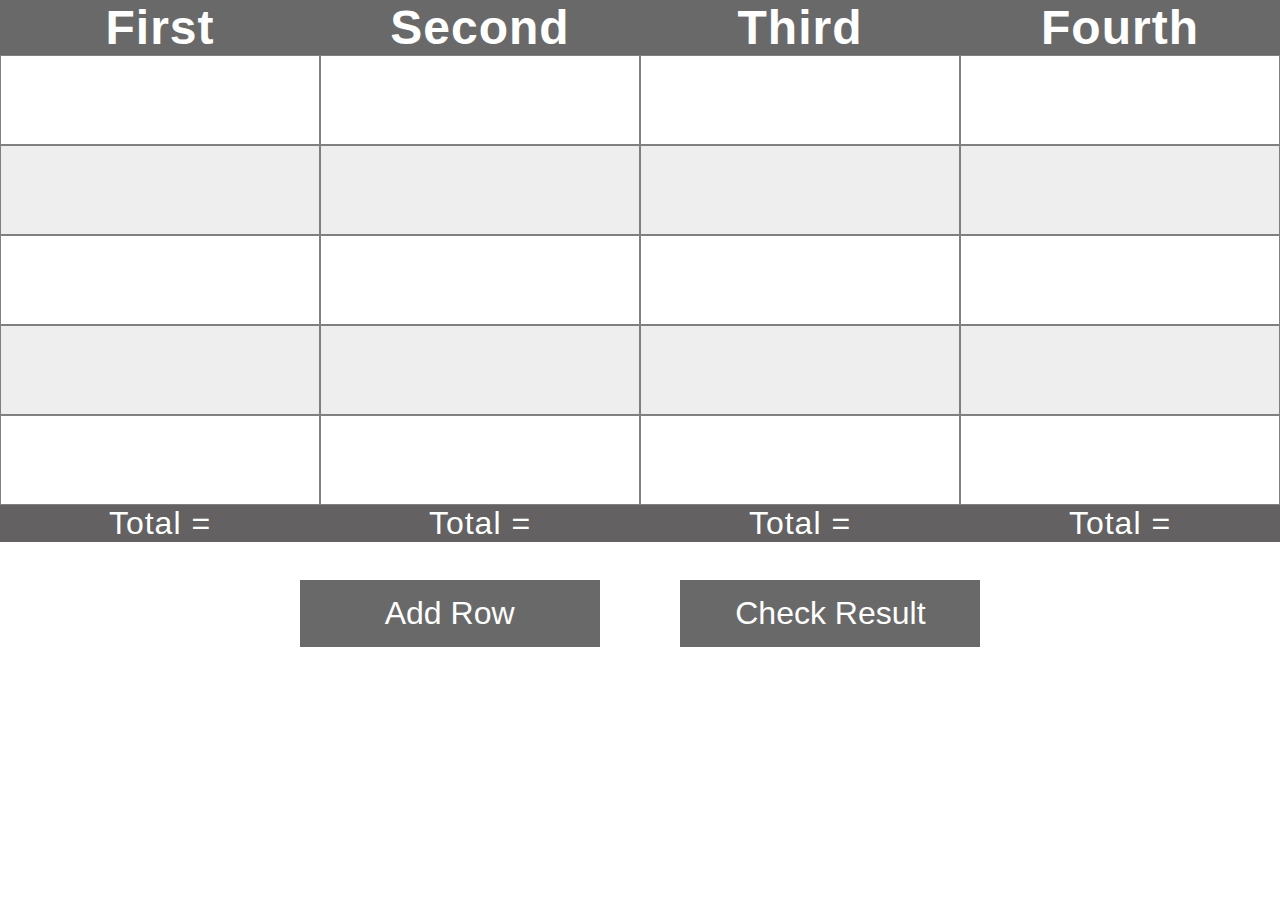
<file: projects/callbreak/index.html>
<!DOCTYPE html5>
<html>

<head>
   <title>Call-Break</title>
   <link rel="stylesheet" href="style.css">
</head>

<body>
   <form>
      <table style="width:100%" id="myTable" cellspacing="0" cellpadding="0">
         <tr>
            <th contentEditable="true">First</th>
            <th contentEditable="true">Second</th>
            <th contentEditable="true">Third</th>
            <th contentEditable="true">Fourth</th>
         </tr>
         <tr>
            <td><input onblur="findFirst()" type="number" name="firstRow" class="firstRow"></td>
            <td><input onblur="findSecond()" type="number" name="SecondRow" class="secondRow"></td>
            <td><input onblur="findThird()" type="number" name="thirdRow" class="thirdRow"></td>
            <td><input onblur="findFourth()" type="number" name="thirdRow" class="fourthRow"></td>
         </tr>
         <tr>
            <td><input onblur="findFirst()" type="number" name="firstRow" class="firstRow"></td>
            <td><input onblur="findSecond()" type="number" name="SecondRow" class="secondRow"></td>
            <td><input onblur="findThird()" type="number" name="thirdRow" class="thirdRow"></td>
            <td><input onblur="findFourth()" type="number" name="thirdRow" class="fourthRow"></td>
         </tr>
         <tr>
            <td><input onblur="findFirst()" type="number" name="firstRow" class="firstRow"></td>
            <td><input onblur="findSecond()" type="number" name="SecondRow" class="secondRow"></td>
            <td><input onblur="findThird()" type="number" name="thirdRow" class="thirdRow"></td>
            <td><input onblur="findFourth()" type="number" name="thirdRow" class="fourthRow"></td>
         </tr>
         <tr>
            <td><input onblur="findFirst()" type="number" name="firstRow" class="firstRow"></td>
            <td><input onblur="findSecond()" type="number" name="SecondRow" class="secondRow"></td>
            <td><input onblur="findThird()" type="number" name="thirdRow" class="thirdRow"></td>
            <td><input onblur="findFourth()" type="number" name="thirdRow" class="fourthRow"></td>
         </tr>
         <tr>
            <td><input onblur="findFirst()" type="number" name="firstRow" class="firstRow"></td>
            <td><input onblur="findSecond()" type="number" name="SecondRow" class="secondRow"></td>
            <td><input onblur="findThird()" type="number" name="thirdRow" class="thirdRow"></td>
            <td><input onblur="findFourth()" type="number" name="thirdRow" class="fourthRow"></td>
         </tr>
         <tfoot>
            <tr id="result">
               <td>Total = <span id="firstResult"></span><br><span id="result1"></span></td>
               <td>Total = <span id="secondResult"></span><br><span id="result2"></span></td>
               <td>Total = <span id="thirdResult"></span><br><span id="result3"></span></td>
               <td>Total = <span id="fourthResult"></span><br><span id="result4"></span></td>
            </tr>
         </tfoot>
      </table>

   </form>
   <div id="container">
      <button type="button" onclick="myFunction()" class="button" id="btn1">Add Row</button>

      <button type="button" onclick="Function()" class="button" id="btn2">Check Result</button>
   </div>
</body>
<script src="myscript.js"></script>

</html>
</file>
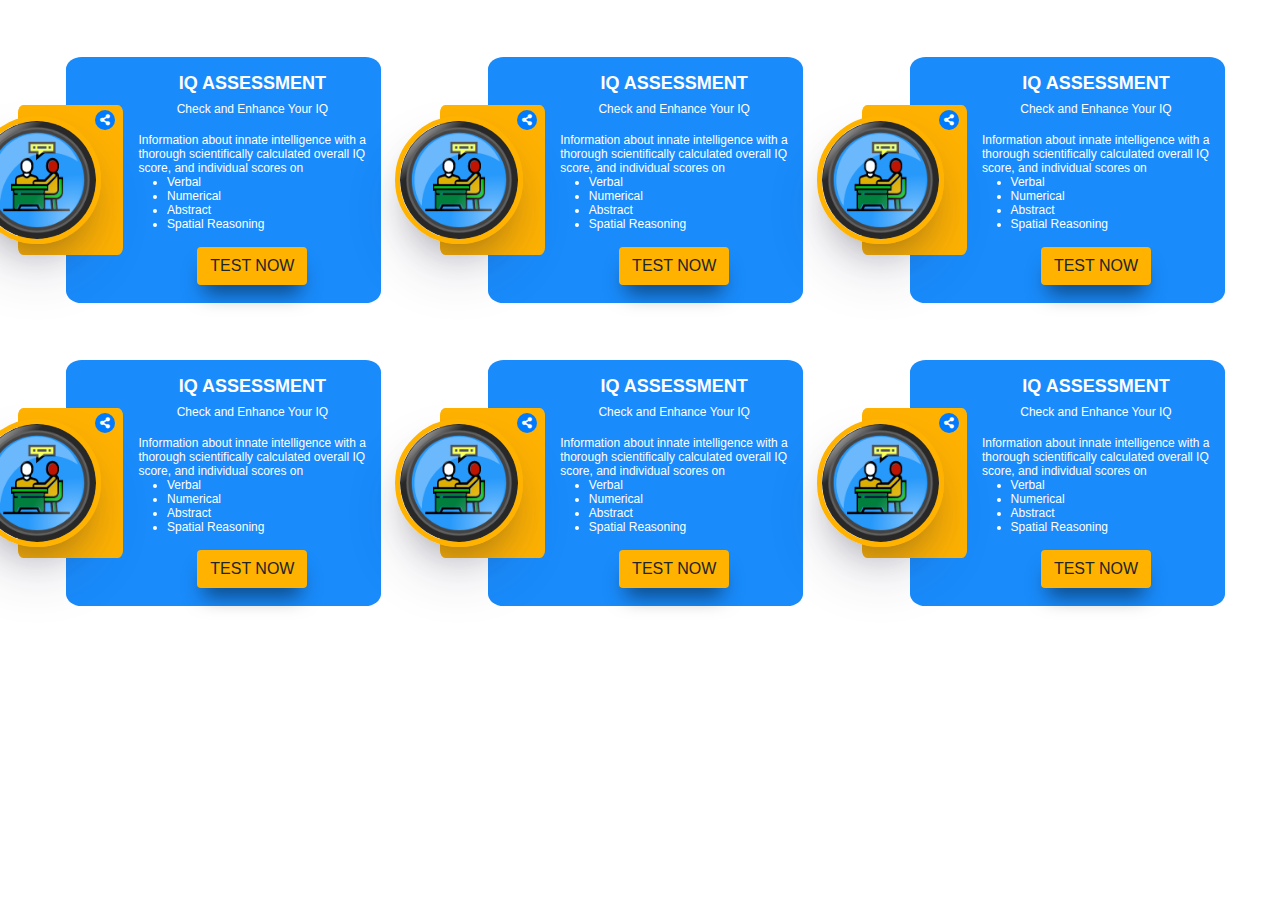
<file: projects/layout/layout.html>
<!DOCTYPE html>
<html lang="en">

<head>
    <meta charset="UTF-8">
    <meta http-equiv="X-UA-Compatible" content="IE=edge">
    <meta name="viewport" content="width=device-width, initial-scale=1.0">
    <title>Document</title>
    <link rel="stylesheet" href="https://maxcdn.bootstrapcdn.com/bootstrap/4.5.2/css/bootstrap.min.css">
    <script src="https://ajax.googleapis.com/ajax/libs/jquery/3.5.1/jquery.min.js"></script>
    <script src="https://cdnjs.cloudflare.com/ajax/libs/popper.js/1.16.0/umd/popper.min.js"></script>
    <script src="https://maxcdn.bootstrapcdn.com/bootstrap/4.5.2/js/bootstrap.min.js"></script>
    <link rel="stylesheet" href="https://cdnjs.cloudflare.com/ajax/libs/font-awesome/5.15.4/css/all.min.css"
        integrity="sha512-1ycn6IcaQQ40/MKBW2W4Rhis/DbILU74C1vSrLJxCq57o941Ym01SwNsOMqvEBFlcgUa6xLiPY/NS5R+E6ztJQ=="
        crossorigin="anonymous" referrerpolicy="no-referrer" />
</head>
<style>
    .flayer-txt p,
    .flayer-txt ul li {
        font-size: 12px;
        line-height: normal;
    }

    .flayer-txt ul {
        margin-left: -5%;

    }

    .flayer-txt {
        color: white;
        padding-top: 5%;
        padding-bottom: 5%;
    }

    .flayer-txt h4 {
        font-size: 18px;
    }

    .flayer-txt h6 {
        font-size: 12px;
    }

    .flayer-txt button {
        background-color: #ffb200;
        box-shadow: rgba(0, 0, 0, 0.5) 0px 15px 20px -7px;
        font-size: 16px;
        font-weight: 504;
    }

    .flayer {
        background-color: #198bfb;
        border-radius: 5%;
    }

    .flayer-side-bg {
        background-color: #ffb200;
        border-radius: 5%;
    }

    .flayer-img {
        height: 85%;
        border: 5px solid #ffb200;
        border-radius: 50%;
        margin-left: -80%;
        box-shadow: rgba(50, 50, 93, 0.25) 0px 30px 60px -12px, rgba(0, 0, 0, 0.3) 0px 18px 36px -18px;
    }

    .flayer-hover {
        transition: transform .5s ease;
        margin-top: 5%;
        margin-left: 1%;
    }

    .flayer-hover:hover {
        transform: scale(1.04);
    }

    .flayer-share {
        position: absolute;
        left: 73%;
        top: 3%;
        background-color: #007bff;
        color: white;
        border-radius: 50%;
        height: 20px;
        width: 20px;
        display: flex;
        align-items: center;
        justify-content: center;
    }

    .flayer-share:hover {
        color: white;
    }

    .flayer-share i {
        line-height: 0%;
        font-size: 0.7rem;
    }

    @media screen and (max-width:992px) {
        .flayer-img {
            margin-left: -50%;
            height: 70%;
        }

        .flayer-container {
            max-width: 80%;
        }
    }

    @media screen and (max-width:1200px) {
        .flayer-img {
            margin-left: -50%;
        }
    }

    @media screen and (max-width:767px) {
        .flayer-container {
            max-width: 50%;
        }

        .flayer-txt h4 {
            font-size: 16px;
        }

        .flayer-txt h6 {
            font-size: 10px;
        }

        .flayer-txt p,
        .flayer-txt ul li {
            font-size: 10px;
            line-height: normal;
        }

        .flayer-txt button {
            font-size: 12px;
        }

        .flayer-txt {
            padding-top: 2%;
            padding-bottom: 2%;
        }

        .flayer-side-bg {
            margin-bottom: 2rem !important;
            margin-top: 2rem !important;
        }
    }

    @media screen and (max-width:500px) {
        .flayer-img {
            margin-left: -80%;
        }

        .flayer-container {
            padding-right: 0%;
        }
    }

    @media screen and (max-width:430px) {
        .flayer-img {
            margin-left: -110%;
        }
    }
</style>

<body>
    <div class="container flayer-container">
        <div class="row d-flex justify-content-center justify-content-md-between">
            <div class="col-xl-3 col-md-5 p-0 flayer-hover">
                <div class="row flayer">
                    <div class="flayer-side-bg col-4 my-5 ml-n5 d-flex align-items-center">
                        <a href="" class="flayer-share"><i class="fas fa-share-alt"></i></a>
                        <img class="flayer-img" src="Counseling icon (1).png">
                    </div>
                    <div class="col flayer-txt">
                        <h4 class="text-center"><b>IQ ASSESSMENT</b> </h4>
                        <h6 class="text-center mb-3">Check and Enhance Your IQ</h6>
                        <p class="mb-0">Information about innate intelligence with a thorough scientifically calculated
                            overall IQ
                            score, and individual scores on</p>
                        <ul>
                            <li>Verbal</li>
                            <li>Numerical</li>
                            <li>Abstract</li>
                            <li>Spatial Reasoning</li>
                        </ul>
                        <div class="text-center"><button type="button" class="btn">TEST NOW</button>
                        </div>
                    </div>
                </div>
            </div>
            <div class="col-xl-3 col-md-5 p-0 flayer-hover">
                <div class="row flayer">
                    <div class="flayer-side-bg col-4 my-5 ml-n5 d-flex align-items-center">
                        <a href="" class="flayer-share"><i class="fas fa-share-alt"></i></a>
                        <img class="flayer-img" src="Counseling icon (1).png">
                    </div>
                    <div class="col flayer-txt">
                        <h4 class="text-center"><b>IQ ASSESSMENT</b> </h4>
                        <h6 class="text-center mb-3">Check and Enhance Your IQ</h6>
                        <p class="mb-0">Information about innate intelligence with a thorough scientifically calculated
                            overall IQ
                            score, and individual scores on</p>
                        <ul>
                            <li>Verbal</li>
                            <li>Numerical</li>
                            <li>Abstract</li>
                            <li>Spatial Reasoning</li>
                        </ul>
                        <div class="text-center"><button type="button" class="btn">TEST NOW</button>
                        </div>
                    </div>
                </div>
            </div>
            <div class="col-xl-3 col-md-5 p-0 flayer-hover">
                <div class="row flayer">
                    <div class="flayer-side-bg col-4 my-5 ml-n5 d-flex align-items-center">
                        <a href="" class="flayer-share"><i class="fas fa-share-alt"></i></a>
                        <img class="flayer-img" src="Counseling icon (1).png">
                    </div>
                    <div class="col flayer-txt">
                        <h4 class="text-center"><b>IQ ASSESSMENT</b> </h4>
                        <h6 class="text-center mb-3">Check and Enhance Your IQ</h6>
                        <p class="mb-0">Information about innate intelligence with a thorough scientifically calculated
                            overall IQ
                            score, and individual scores on</p>
                        <ul>
                            <li>Verbal</li>
                            <li>Numerical</li>
                            <li>Abstract</li>
                            <li>Spatial Reasoning</li>
                        </ul>
                        <div class="text-center"><button type="button" class="btn">TEST NOW</button>
                        </div>
                    </div>
                </div>
            </div>
            <div class="col-xl-3 col-md-5 p-0 flayer-hover">
                <div class="row flayer">
                    <div class="flayer-side-bg col-4 my-5 ml-n5 d-flex align-items-center">
                        <a href="" class="flayer-share"><i class="fas fa-share-alt"></i></a>
                        <img class="flayer-img" src="Counseling icon (1).png">
                    </div>
                    <div class="col flayer-txt">
                        <h4 class="text-center"><b>IQ ASSESSMENT</b> </h4>
                        <h6 class="text-center mb-3">Check and Enhance Your IQ</h6>
                        <p class="mb-0">Information about innate intelligence with a thorough scientifically calculated
                            overall IQ
                            score, and individual scores on</p>
                        <ul>
                            <li>Verbal</li>
                            <li>Numerical</li>
                            <li>Abstract</li>
                            <li>Spatial Reasoning</li>
                        </ul>
                        <div class="text-center"><button type="button" class="btn">TEST NOW</button>
                        </div>
                    </div>
                </div>
            </div>
            <div class="col-xl-3 col-md-5 p-0 flayer-hover">
                <div class="row flayer">
                    <div class="flayer-side-bg col-4 my-5 ml-n5 d-flex align-items-center">
                        <a href="" class="flayer-share"><i class="fas fa-share-alt"></i></a>
                        <img class="flayer-img" src="Counseling icon (1).png">
                    </div>
                    <div class="col flayer-txt">
                        <h4 class="text-center"><b>IQ ASSESSMENT</b> </h4>
                        <h6 class="text-center mb-3">Check and Enhance Your IQ</h6>
                        <p class="mb-0">Information about innate intelligence with a thorough scientifically calculated
                            overall IQ
                            score, and individual scores on</p>
                        <ul>
                            <li>Verbal</li>
                            <li>Numerical</li>
                            <li>Abstract</li>
                            <li>Spatial Reasoning</li>
                        </ul>
                        <div class="text-center"><button type="button" class="btn">TEST NOW</button>
                        </div>
                    </div>
                </div>
            </div>
            <div class="col-xl-3 col-md-5 p-0 flayer-hover">
                <div class="row flayer">
                    <div class="flayer-side-bg col-4 my-5 ml-n5 d-flex align-items-center">
                        <a href="" class="flayer-share"><i class="fas fa-share-alt"></i></a>
                        <img class="flayer-img" src="Counseling icon (1).png">
                    </div>
                    <div class="col flayer-txt">
                        <h4 class="text-center"><b>IQ ASSESSMENT</b> </h4>
                        <h6 class="text-center mb-3">Check and Enhance Your IQ</h6>
                        <p class="mb-0">Information about innate intelligence with a thorough scientifically calculated
                            overall IQ
                            score, and individual scores on</p>
                        <ul>
                            <li>Verbal</li>
                            <li>Numerical</li>
                            <li>Abstract</li>
                            <li>Spatial Reasoning</li>
                        </ul>
                        <div class="text-center"><button type="button" class="btn">TEST NOW</button>
                        </div>
                    </div>
                </div>
            </div>
        </div>
    </div>

</body>

</html>
</file>
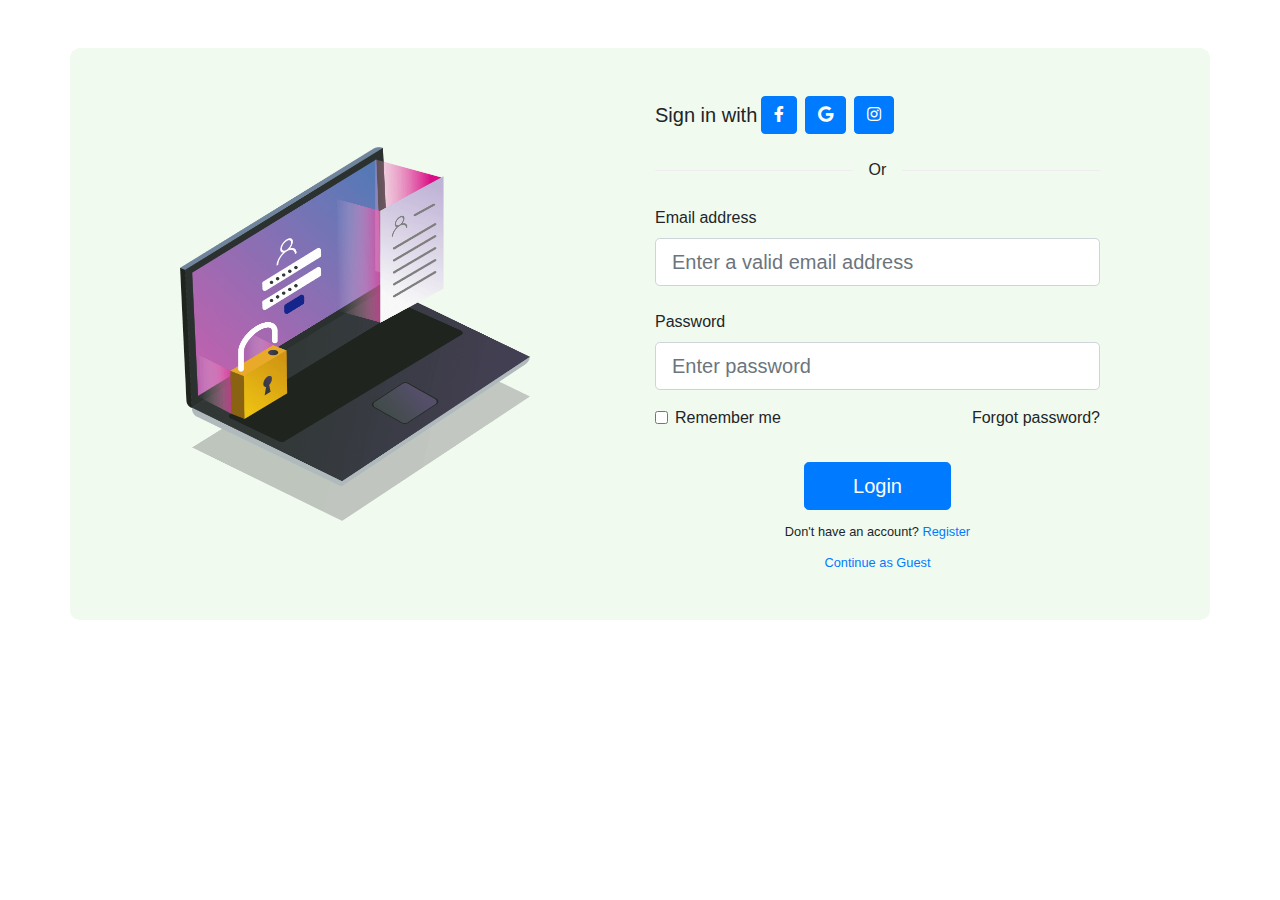
<file: projects/layout/login.html>
<!DOCTYPE html>
<html lang="en">

<head>
    <meta charset="UTF-8">
    <meta http-equiv="X-UA-Compatible" content="IE=edge">
    <meta name="viewport" content="width=device-width, initial-scale=1.0">
    <link rel="stylesheet" href="https://maxcdn.bootstrapcdn.com/bootstrap/4.5.2/css/bootstrap.min.css">
    <script src="https://ajax.googleapis.com/ajax/libs/jquery/3.5.1/jquery.min.js"></script>
    <script src="https://cdnjs.cloudflare.com/ajax/libs/popper.js/1.16.0/umd/popper.min.js"></script>
    <script src="https://maxcdn.bootstrapcdn.com/bootstrap/4.5.2/js/bootstrap.min.js"></script>
    <link rel="stylesheet" href="https://cdnjs.cloudflare.com/ajax/libs/font-awesome/5.15.4/css/all.min.css" />
    <title>Document</title>
</head>
<style>
    .divider:after,
    .divider:before {
        content: "";
        flex: 1;
        height: 1px;
        background: #eee;
    }

    .login-row {
        background-color: #F1FAEE;
        border-radius: 10px;
    }
</style>

<body>
    <section>
        <div class="container mt-5">
            <div class="row login-row py-5 d-flex justify-content-center align-items-center">
                <div class="col-md-9 col-lg-5 col-xl-4 d-none d-lg-block">
                    <img src="login.png"
                        class="img-fluid" alt="Sample image">
                    <!-- <img src="https://mdbcdn.b-cdn.net/img/Photos/new-templates/bootstrap-login-form/draw2.png"
                        class="img-fluid" alt="Sample image"> -->
                </div>
                <div class="col-md-8 col-lg-6 col-xl-5 offset-xl-1 ">
                    <form id="login-form">
                        <div
                            class="d-flex  flex-row align-items-center justify-content-center justify-content-lg-start">
                            <p class="lead fw-normal mb-0 me-3">Sign in with</p>
                            <button type="button" class="btn btn-primary btn-floating mx-1">
                                <i class="fab fa-facebook-f"></i>
                            </button>

                            <button type="button" class="btn btn-primary btn-floating mx-1">
                                <i class="fab fa-google"></i>
                            </button>

                            <button type="button" class="btn btn-primary btn-floating mx-1">
                                <i class="fab fa-instagram"></i>
                            </button>
                        </div>

                        <div class="divider d-flex align-items-center my-4">
                            <p class="text-center fw-bold mx-3 mb-0">Or</p>
                        </div>

                        <!-- Email input -->
                        <div class="mb-4">
                            <label class="form-label" for="login-email">Email address</label>
                            <input type="email" id="login-email" class="form-control form-control-lg"
                                placeholder="Enter a valid email address" />

                        </div>

                        <!-- Password input -->
                        <div class="mb-3">
                            <label class="form-label" for="login-pass">Password</label>

                            <input type="password" id="login-pass" class="form-control form-control-lg"
                                placeholder="Enter password" />

                        </div>

                        <div class="d-flex justify-content-between align-items-center">
                            <!-- Checkbox -->
                            <div class="form-check mb-0">
                                <input class="form-check-input me-2" type="checkbox" value="" id="login-remember" />
                                <label class="form-check-label" for="login-remember">
                                    Remember me
                                </label>
                            </div>
                            <a href="#!" class="text-body">Forgot password?</a>
                        </div>

                        <div class="text-center  mt-4 pt-2">
                            <button type="button" class="btn btn-primary btn-lg px-5">Login</button>
                            <p class="small mt-2 pt-1 mb-0">Don't have an account? <a href=""
                                    id="go-to-register" class="link-danger">Register</a></p>
                            <p class="small mt-2 pt-1 mb-0"><a href=""
                                    id="as-guest" class="link-danger">Continue as Guest</a></p>
                        </div>

                    </form>
                    <form id="register-form" style="display: none;">
                        <h2 class="text-center">Sign Up</h2>
                        <!-- Name input -->
                        <div class="mb-4">
                            <label class="form-label" for="reg-name">Name</label>
                            <input type="text" id="reg-name" class="form-control form-control-lg"
                                placeholder="Enter full name" />
                        </div>
                        <!-- Email input -->
                        <div class="mb-4">
                            <label class="form-label" for="reg-email">Email</label> or Mobile</label>
                            <input type="email" id="reg-email" class="form-control form-control-lg"
                                placeholder="Email Address or Mobile" />
                        </div>

                        <!-- Password input -->
                        <div class="mb-3">
                            <div class="row">
                                <div class="col-6">
                                    <label class="form-label" for="reg-pass">Password</label>
                                    <input type="password" id="reg-pass" class="form-control form-control-lg"
                                        placeholder="Enter password" />
                                </div>
                                <div class="col-6">
                                    <label class="form-label" for="reg-pass-cf">Confirm password</label>
                                    <input type="password" id="reg-pass-cf" class="form-control form-control-lg"
                                        placeholder="Enter password" />
                                </div>
                            </div>
                        </div>
                        <!-- Terms and conditions -->
                        <p>By clicking <b>Register</b>, you agree to the <a href="">Terms and Conditions</a> set out by
                            this
                            site, including
                            our Cookie Use.</p>
                        <!-- Buttons -->
                            <div class="row d-flex justify-content-between">
                                <div class="col-6 mt-3 pt-2 ">
                                    <button type="button" id="back-to-login" class="btn btn-primary btn-lg btn-block">Back
                                        to Login</button>
                                </div>
                                <div class="col-6 mt-3 pt-2 d-flex">
                                    <button type="button" class="btn btn-warning btn-lg btn-block">Register</button>
                                </div>
                            </div>
                    </form>
                </div>
            </div>
        </div>
    </section>
</body>
<script>
    $('#go-to-register').click(function (event) {
        event.preventDefault();
        $('#login-form').hide();
        $('#register-form').fadeIn('slow');
    })
    $('#back-to-login').click(function (event) {
        $('#register-form').hide();
        $('#login-form').fadeIn('slow');
    })
</script>

</html>
</file>
<file: projects/callbreak/style.css>
/* Chrome, Safari, Edge, Opera */
input::-webkit-outer-spin-button,
input::-webkit-inner-spin-button {
   -webkit-appearance: none;
   margin: 0;
}

/* Firefox */
input[type=number] {
   -moz-appearance: textfield;
}

input {
   font-size: xxx-large;
   width: 100%;
   border: solid;
   border-width: 1px;
   border-color: gray;
   height: 90px;

}

tr {
   font-size: xxx-large;
}

th {
   background-color: #696969;
   color: #fff;
}

#result td {
   font-size: xx-large;
}

tr:nth-child(odd)>td>input {
   background-color: #eee;
}

table {
   border-collapse: collapse;
   letter-spacing: 1px;
   font-family: sans-serif;
   font-size: .8rem;
   table-layout: fixed;
   width: 100%;
}

td {
   width: 25%;
}

* {
   margin: 0;
   padding: 0;
}

tfoot {
   background-color: #636161;
   color: #fff;
}

#result {
   text-align: center;
}

.button {
   background-color: #696969;
   border: none;
   color: white;
   padding: 15px 32px;
   text-align: center;
   text-decoration: none;
   display: inline-block;
   font-size: 16px;
   width: 300px;
   margin: 3%;
   font-size: xx-large;


}

.wrapper {
   text-align: center;
}

#container {
   text-align: center;

}
</file>
